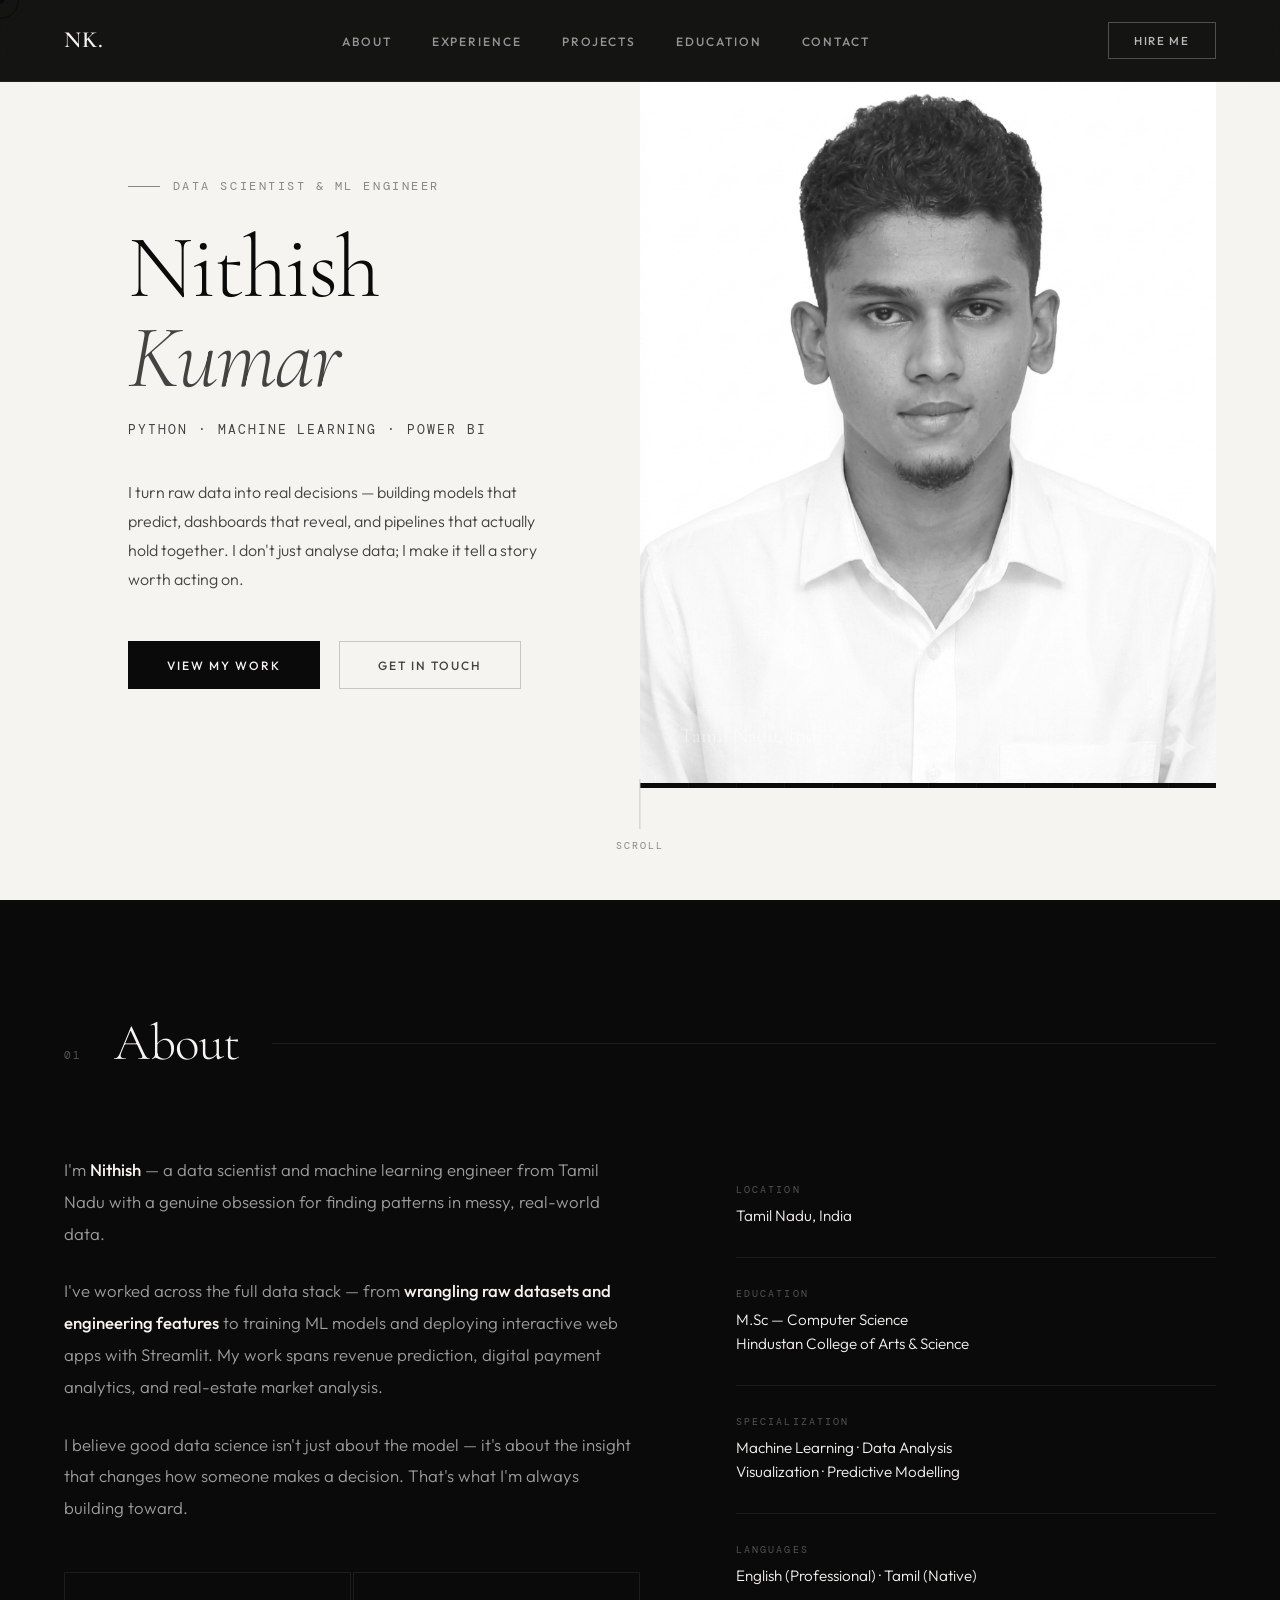
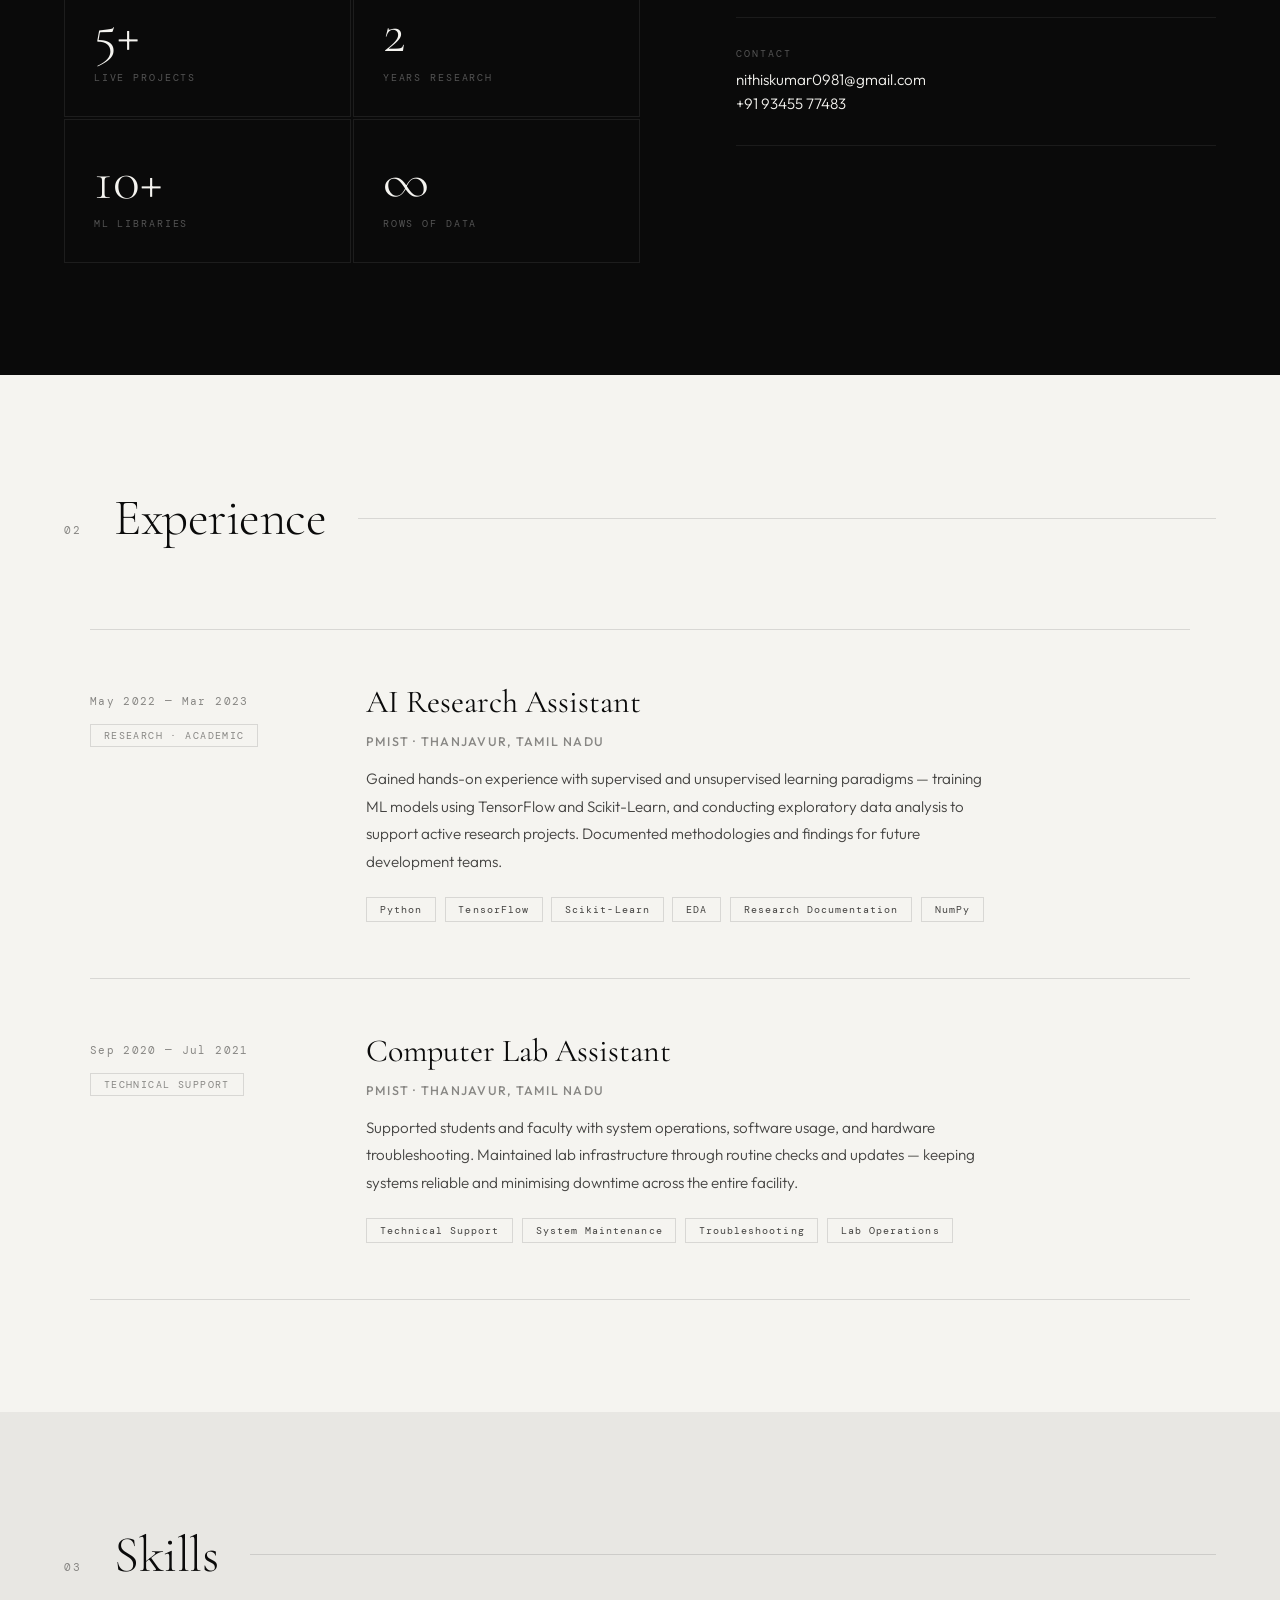
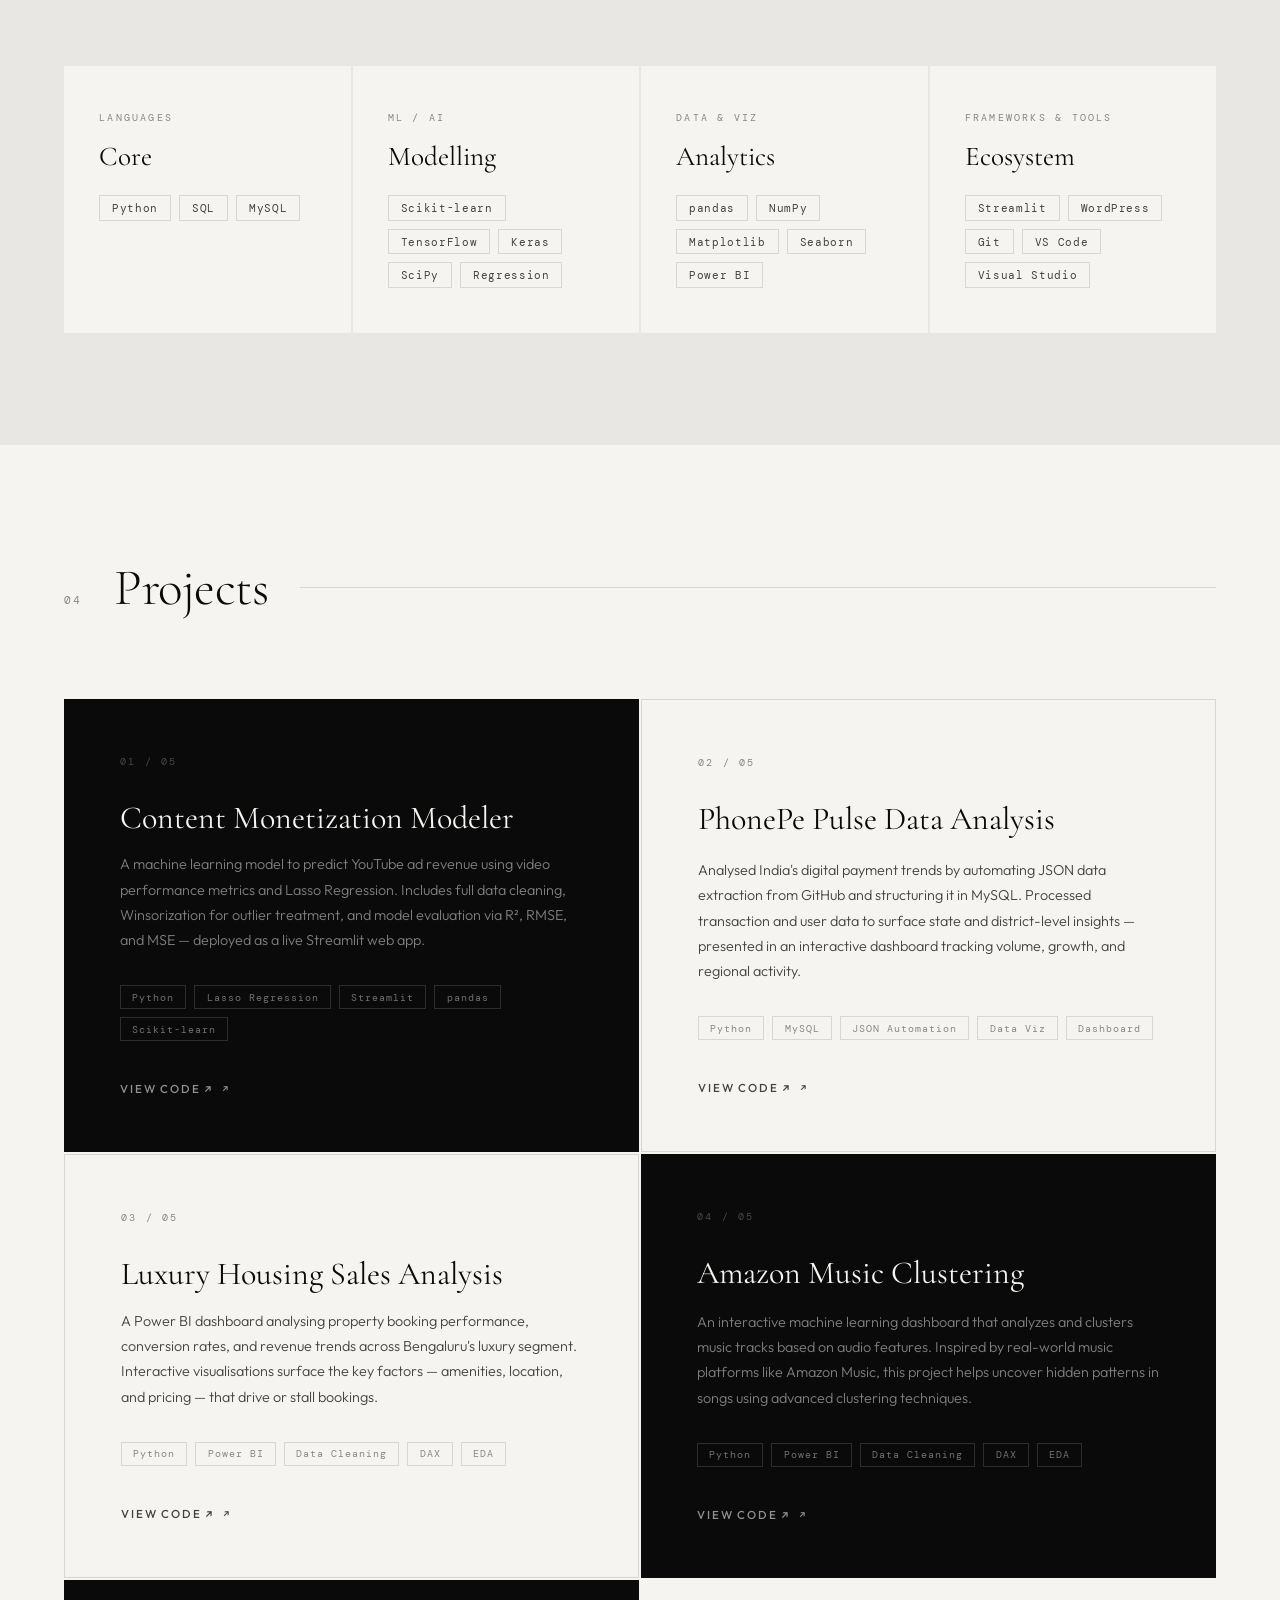
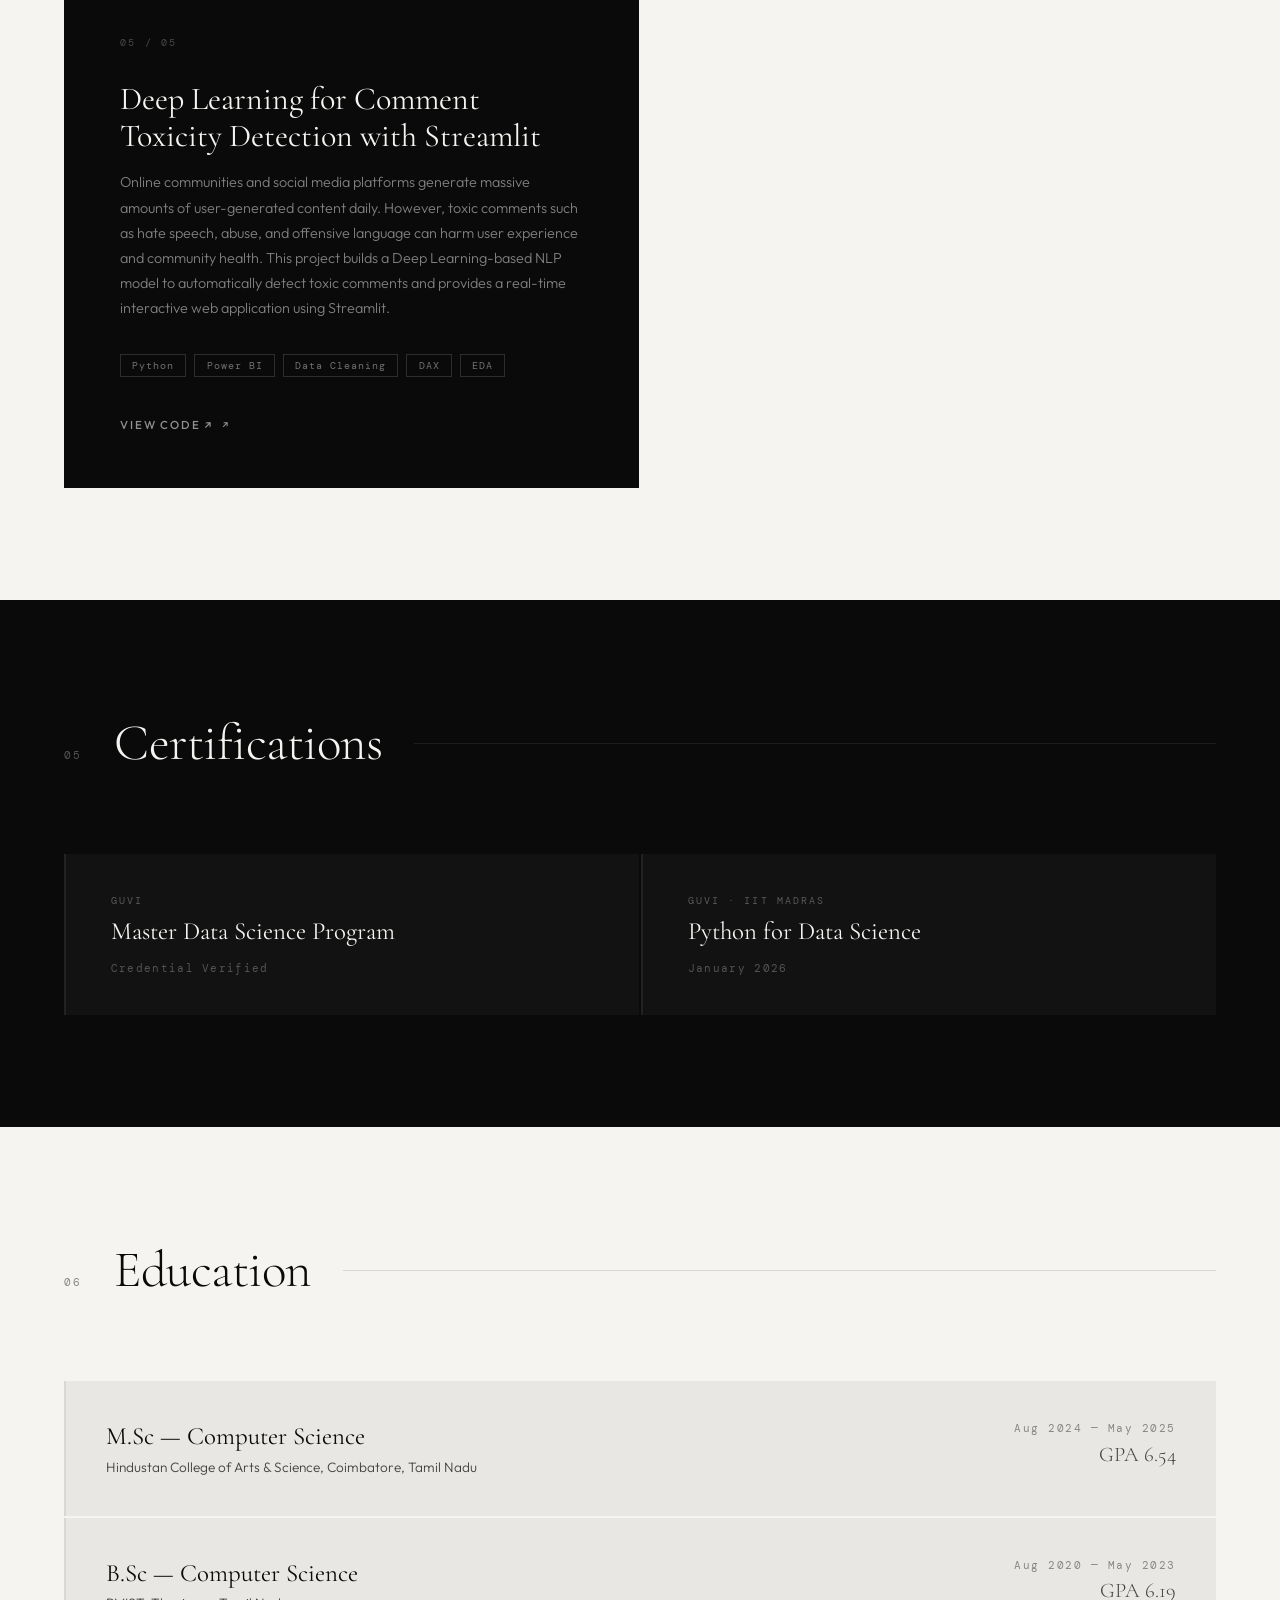
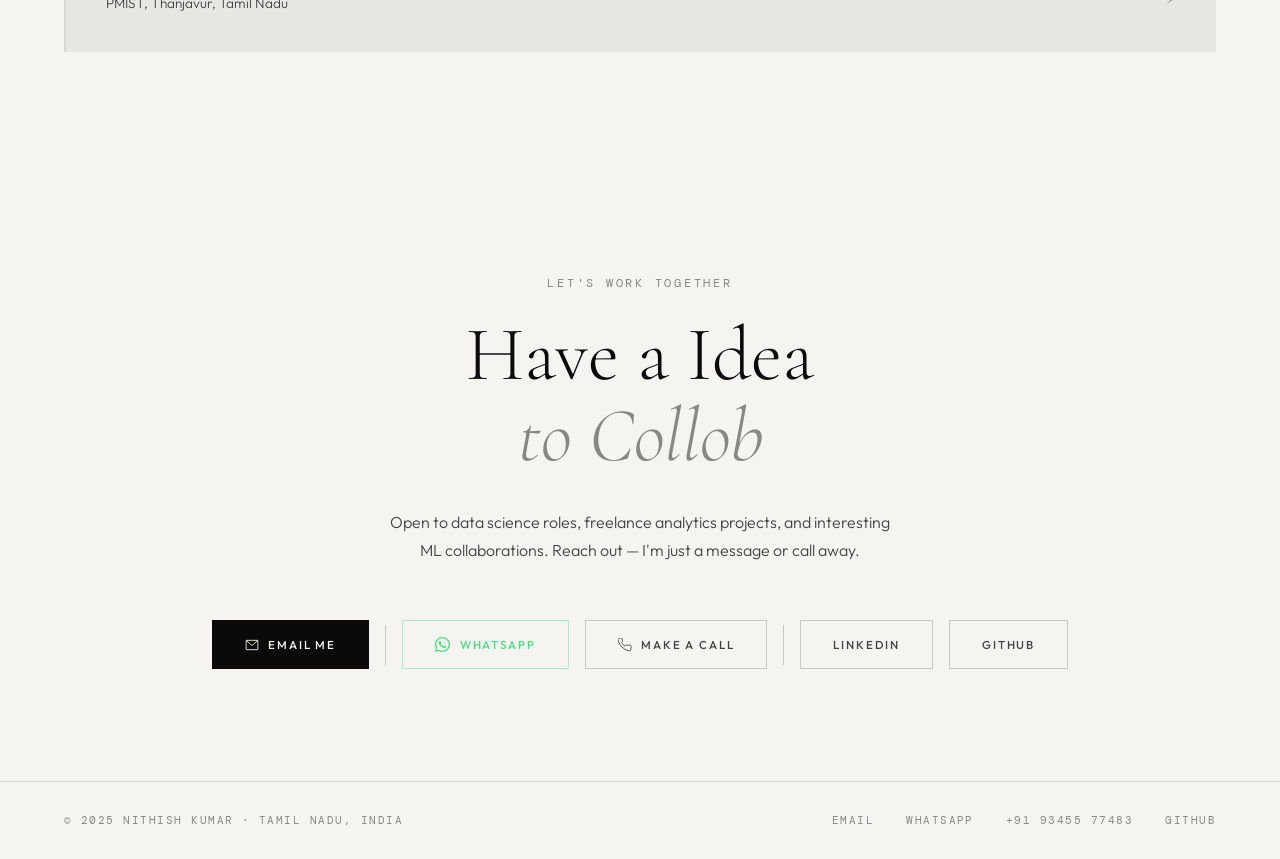
<file: index.html>
<!DOCTYPE html>
<html lang="en">
<head>
  <meta charset="UTF-8" />
  <meta name="viewport" content="width=device-width, initial-scale=1.0"/>
  <title>Nithish Kumar — Data Scientist</title>
  <link rel="preconnect" href="https://fonts.googleapis.com"/>
  <link rel="preconnect" href="https://fonts.gstatic.com" crossorigin/>
  <link href="https://fonts.googleapis.com/css2?family=Cormorant+Garamond:ital,wght@0,300;0,400;0,600;1,300;1,400&family=DM+Mono:wght@300;400;500&family=Outfit:wght@300;400;500;600&display=swap" rel="stylesheet"/>
  <style>
    *, *::before, *::after { box-sizing: border-box; margin: 0; padding: 0; }

    :root {
      --black: #0a0a0a;
      --white: #f5f4f0;
      --gray-100: #e8e7e3;
      --gray-200: #c8c7c3;
      --gray-400: #888784;
      --gray-600: #444341;
      --border: rgba(10,10,10,0.12);
    }

    html { scroll-behavior: smooth; }

    body {
      font-family: 'Outfit', sans-serif;
      background: var(--white);
      color: var(--black);
      overflow-x: hidden;
      cursor: none;
    }

    /* ── CUSTOM CURSOR ── */
    .cursor-dot {
      width: 8px; height: 8px; border-radius: 50%;
      background: var(--black);
      position: fixed; top: 0; left: 0;
      transform: translate(-50%,-50%);
      pointer-events: none; z-index: 9999;
    }
    .cursor-ring {
      width: 38px; height: 38px; border-radius: 50%;
      border: 1.5px solid var(--black);
      position: fixed; top: 0; left: 0;
      transform: translate(-50%,-50%);
      pointer-events: none; z-index: 9998;
      transition: width .3s cubic-bezier(.25,.46,.45,.94),
                  height .3s cubic-bezier(.25,.46,.45,.94),
                  opacity .3s ease;
    }

    /* ── NAV ── */
    nav {
      position: fixed; top: 0; left: 0; right: 0; z-index: 100;
      display: flex; align-items: center; justify-content: space-between;
      padding: 1.4rem 4rem;
      background: rgba(0,0,0,0.92);
      backdrop-filter: blur(16px);
      border-bottom: 1px solid rgba(255,255,255,.06);
      transition: padding .35s ease;
    }
    .nav-logo {
      font-family: 'Cormorant Garamond', serif;
      font-size: 1.45rem; font-weight: 600; letter-spacing: .05em;
      text-decoration: none; color: var(--white);
    }
    .nav-links { display: flex; gap: 2.5rem; list-style: none; }
    .nav-links a {
      font-size: .75rem; font-weight: 500; letter-spacing: .16em;
      text-transform: uppercase; text-decoration: none; color: rgba(255,255,255,.55);
      transition: color .25s; position: relative;
    }
    .nav-links a::after {
      content: ''; position: absolute; bottom: -4px; left: 0; width: 0; height: 1px;
      background: var(--white); transition: width .3s cubic-bezier(.25,.46,.45,.94);
    }
    .nav-links a:hover { color: var(--white); }
    .nav-links a:hover::after { width: 100%; }
    .nav-cta {
      font-size: .72rem; font-weight: 500; letter-spacing: .14em; text-transform: uppercase;
      padding: .6rem 1.6rem; border: 1px solid rgba(255,255,255,.25);
      background: transparent; color: rgba(255,255,255,.7);
      text-decoration: none; position: relative; overflow: hidden;
      transition: color .3s ease, border-color .3s ease;
    }
    .nav-cta::before {
      content: ''; position: absolute; inset: 0; background: var(--white);
      transform: translateX(-102%);
      transition: transform .35s cubic-bezier(.25,.46,.45,.94); z-index: -1;
    }
    .nav-cta:hover { color: var(--black); border-color: var(--white); }
    .nav-cta:hover::before { transform: translateX(0); }

    /* Hamburger */
    .hamburger {
      display: none; flex-direction: column; gap: 5px;
      background: none; border: none; padding: 4px; cursor: none;
    }
    .hamburger span {
      display: block; width: 24px; height: 1.5px;
      background: var(--white); transition: all .35s ease;
    }
    .hamburger.active span:nth-child(1) { transform: translateY(6.5px) rotate(45deg); }
    .hamburger.active span:nth-child(2) { opacity: 0; transform: scaleX(0); }
    .hamburger.active span:nth-child(3) { transform: translateY(-6.5px) rotate(-45deg); }

    .mobile-menu {
      display: none; position: fixed; top: 0; left: 0; right: 0; bottom: 0;
      background: var(--black); z-index: 99; flex-direction: column;
      align-items: center; justify-content: center; gap: 2.2rem;
    }
    .mobile-menu.open { display: flex; }
    .mobile-menu a {
      font-family: 'Cormorant Garamond', serif;
      font-size: 2.8rem; font-weight: 300; color: var(--white);
      text-decoration: none; letter-spacing: .04em; transition: opacity .25s;
    }
    .mobile-menu a:hover { opacity: .4; }
    .mobile-contact-row {
      display: flex; gap: 1.5rem; margin-top: 1rem;
    }
    .mobile-contact-row a {
      font-family: 'DM Mono', monospace !important;
      font-size: .75rem !important; letter-spacing: .16em !important;
      text-transform: uppercase !important; color: rgba(255,255,255,.4) !important;
    }

    /* ── HERO ── */
    .hero {
      min-height: 100vh; display: grid;
      grid-template-columns: 1fr 1fr;
      padding-top: 80px; overflow: hidden;
    }
    .hero-left {
      display: flex; flex-direction: column;
      justify-content: center; padding: 6rem 4rem;
      position: relative;
    }
    .hero-tag {
      font-family: 'DM Mono', monospace;
      font-size: .72rem; letter-spacing: .22em; text-transform: uppercase;
      color: var(--gray-400); margin-bottom: 1.8rem;
      display: flex; align-items: center; gap: .8rem;
    }
    .hero-tag::before {
      content: ''; display: block; width: 32px; height: 1px; background: var(--gray-400);
    }
    .hero-name {
      font-family: 'Cormorant Garamond', serif;
      font-size: clamp(4rem, 7vw, 7.5rem);
      font-weight: 300; line-height: 1;
      letter-spacing: -.02em; color: var(--black);
    }
    .hero-name em { font-style: italic; font-weight: 300; color: var(--gray-600); }
    .hero-role {
      font-family: 'DM Mono', monospace;
      font-size: .82rem; letter-spacing: .15em; text-transform: uppercase;
      color: var(--gray-600); margin-top: 1.2rem; margin-bottom: 2.5rem;
    }
    .hero-desc {
      font-size: 1rem; line-height: 1.8; color: var(--gray-600);
      max-width: 420px; font-weight: 300;
    }
    .hero-actions { display: flex; gap: 1.2rem; margin-top: 3rem; flex-wrap: wrap; }

    /* ── BUTTONS ── */
    .btn-primary {
      font-size: .75rem; font-weight: 500; letter-spacing: .16em; text-transform: uppercase;
      padding: .95rem 2.4rem; background: var(--black); color: var(--white);
      text-decoration: none; border: 1.5px solid var(--black);
      position: relative; overflow: hidden;
      transition: color .35s ease;
      display: inline-flex; align-items: center;
    }
    .btn-primary::before {
      content: ''; position: absolute; inset: 0; background: var(--white);
      transform: translateY(102%);
      transition: transform .4s cubic-bezier(.25,.46,.45,.94); z-index: 0;
    }
    .btn-primary span { position: relative; z-index: 1; }
    .btn-primary:hover { color: var(--black); }
    .btn-primary:hover::before { transform: translateY(0); }

    .btn-secondary {
      font-size: .75rem; font-weight: 500; letter-spacing: .16em; text-transform: uppercase;
      padding: .95rem 2.4rem; border: 1.5px solid var(--gray-200); color: var(--gray-600);
      text-decoration: none; position: relative; overflow: hidden;
      transition: color .35s ease, border-color .35s ease;
      display: inline-flex; align-items: center;
    }
    .btn-secondary::before {
      content: ''; position: absolute; inset: 0; background: var(--black);
      transform: translateY(102%);
      transition: transform .4s cubic-bezier(.25,.46,.45,.94); z-index: 0;
    }
    .btn-secondary span { position: relative; z-index: 1; }
    .btn-secondary:hover { color: var(--white); border-color: var(--black); }
    .btn-secondary:hover::before { transform: translateY(0); }

    .hero-right {
      position: relative; display: flex; align-items: flex-end; justify-content: center;
      background: var(--black); overflow: hidden;
    }
    /* No photo — use a stylised initials/pattern placeholder */
    .hero-right-inner {
      width: 100%; height: 100%;
      display: flex; align-items: center; justify-content: center;
      position: relative;
    }
    .hero-initials {
      font-family: 'Cormorant Garamond', serif;
      font-size: clamp(10rem, 18vw, 18rem);
      font-weight: 300; color: rgba(255,255,255,.06);
      letter-spacing: -.05em; line-height: 1;
      user-select: none; position: absolute;
    }
    .hero-grid-pattern {
      position: absolute; inset: 0;
      background-image:
        linear-gradient(rgba(255,255,255,.035) 1px, transparent 1px),
        linear-gradient(90deg, rgba(255,255,255,.035) 1px, transparent 1px);
      background-size: 48px 48px;
    }
    .hero-badge {
      position: absolute; bottom: 2.5rem; left: 2.5rem; right: 2.5rem;
      display: flex; flex-direction: column; gap: .4rem;
    }
    .hero-badge-label {
      font-family: 'DM Mono', monospace; font-size: .65rem;
      letter-spacing: .22em; text-transform: uppercase; color: rgba(255,255,255,.3);
    }
    .hero-badge-val {
      font-family: 'Cormorant Garamond', serif;
      font-size: 1.3rem; font-weight: 300; color: rgba(255,255,255,.55);
    }
    .hero-scroll {
      position: absolute; bottom: 3rem; left: 50%; transform: translateX(-50%);
      display: flex; flex-direction: column; align-items: center; gap: .6rem;
      font-family: 'DM Mono', monospace; font-size: .65rem; letter-spacing: .18em;
      text-transform: uppercase; color: var(--gray-400); text-decoration: none;
    }
    .scroll-line {
      width: 1px; height: 50px; background: var(--gray-200);
      animation: scrollPulse 2s ease-in-out infinite;
    }
    @keyframes scrollPulse {
      0%, 100% { opacity: 1; transform: scaleY(1); }
      50% { opacity: .25; transform: scaleY(.4); }
    }

    /* ── SECTIONS SHARED ── */
    section { padding: 7rem 4rem; }
    .section-header {
      display: flex; align-items: baseline; gap: 2rem; margin-bottom: 5rem;
    }
    .section-num {
      font-family: 'DM Mono', monospace; font-size: .7rem;
      letter-spacing: .2em; color: var(--gray-400); text-transform: uppercase;
    }
    .section-title {
      font-family: 'Cormorant Garamond', serif;
      font-size: clamp(2.5rem, 4vw, 4rem); font-weight: 300;
      letter-spacing: -.01em; color: var(--black);
    }
    .section-line { flex: 1; height: 1px; background: var(--border); align-self: center; }

    /* ── ABOUT ── */
    .about { background: var(--black); color: var(--white); }
    .about .section-title { color: var(--white); }
    .about .section-num { color: rgba(255,255,255,.3); }
    .about .section-line { background: rgba(255,255,255,.08); }
    .about-grid { display: grid; grid-template-columns: 1.2fr 1fr; gap: 6rem; align-items: start; }
    .about-text p {
      font-size: 1.05rem; line-height: 1.9; color: rgba(255,255,255,.6);
      font-weight: 300; margin-bottom: 1.6rem;
    }
    .about-text p strong { color: var(--white); font-weight: 500; }
    .about-stats { display: grid; grid-template-columns: 1fr 1fr; gap: 2px; margin-top: 3rem; }
    .stat-card {
      border: 1px solid rgba(255,255,255,.08); padding: 2rem 1.8rem;
      transition: border-color .3s, background .3s;
    }
    .stat-card:hover { background: rgba(255,255,255,.04); border-color: rgba(255,255,255,.2); }
    .stat-num {
      font-family: 'Cormorant Garamond', serif;
      font-size: 3.5rem; font-weight: 300; line-height: 1; color: var(--white);
    }
    .stat-label {
      font-family: 'DM Mono', monospace; font-size: .65rem;
      letter-spacing: .18em; text-transform: uppercase;
      color: rgba(255,255,255,.3); margin-top: .6rem;
    }
    .about-info { display: flex; flex-direction: column; }
    .info-item { border-bottom: 1px solid rgba(255,255,255,.07); padding: 1.8rem 0; }
    .info-label {
      font-family: 'DM Mono', monospace; font-size: .65rem;
      letter-spacing: .2em; text-transform: uppercase;
      color: rgba(255,255,255,.3); margin-bottom: .5rem;
    }
    .info-value { font-size: .95rem; color: var(--white); font-weight: 300; line-height: 1.6; }

    /* ── EXPERIENCE ── */
    .experience-wrap { max-width: 1100px; margin: 0 auto; }
    .exp-card {
      display: grid; grid-template-columns: 220px 1fr;
      gap: 3.5rem; padding: 3.5rem 0;
      border-bottom: 1px solid var(--border);
    }
    .exp-card:first-of-type { border-top: 1px solid var(--border); }
    .exp-meta { padding-top: .3rem; }
    .exp-date {
      font-family: 'DM Mono', monospace; font-size: .7rem;
      letter-spacing: .12em; color: var(--gray-400); line-height: 1.8;
    }
    .exp-type {
      font-family: 'DM Mono', monospace; font-size: .63rem;
      letter-spacing: .14em; text-transform: uppercase;
      color: var(--gray-400); margin-top: .8rem;
      display: inline-block; padding: .25rem .8rem;
      border: 1px solid var(--border);
    }
    .exp-body { display: flex; flex-direction: column; gap: 1rem; }
    .exp-role {
      font-family: 'Cormorant Garamond', serif;
      font-size: 2rem; font-weight: 400; color: var(--black); line-height: 1;
    }
    .exp-company {
      font-size: .78rem; font-weight: 500; letter-spacing: .1em; text-transform: uppercase;
      color: var(--gray-400);
    }
    .exp-desc {
      font-size: .95rem; line-height: 1.8; color: var(--gray-600);
      font-weight: 300; max-width: 620px;
    }
    .exp-skills { display: flex; flex-wrap: wrap; gap: .55rem; margin-top: .4rem; }
    .exp-skills span {
      font-family: 'DM Mono', monospace; font-size: .65rem; letter-spacing: .1em;
      padding: .3rem .8rem; border: 1px solid var(--border); color: var(--gray-600);
      transition: border-color .25s, color .25s, background .25s;
    }
    .exp-skills span:hover {
      border-color: var(--black); color: var(--black); background: var(--gray-100);
    }

    /* ── SKILLS ── */
    .skills { background: var(--gray-100); }
    .skills-grid { display: grid; grid-template-columns: repeat(4, 1fr); gap: 2px; }
    .skill-block {
      background: var(--white); padding: 2.8rem 2.2rem;
      transition: background .3s ease, transform .3s ease;
      position: relative; overflow: hidden; cursor: none;
    }
    .skill-block::after {
      content: ''; position: absolute; bottom: 0; left: 0;
      width: 0; height: 2px; background: var(--black);
      transition: width .4s cubic-bezier(.25,.46,.45,.94);
    }
    .skill-block:hover { background: var(--black); transform: translateY(-5px); }
    .skill-block:hover .skill-cat { color: rgba(255,255,255,.35); }
    .skill-block:hover .skill-name { color: var(--white); }
    .skill-block:hover .skill-tags span { border-color: rgba(255,255,255,.15); color: rgba(255,255,255,.55); }
    .skill-block:hover::after { width: 100%; }
    .skill-cat {
      font-family: 'DM Mono', monospace; font-size: .63rem;
      letter-spacing: .22em; text-transform: uppercase;
      color: var(--gray-400); margin-bottom: 1rem; transition: color .3s;
    }
    .skill-name {
      font-family: 'Cormorant Garamond', serif;
      font-size: 1.7rem; font-weight: 400; color: var(--black); margin-bottom: 1.4rem;
      transition: color .3s;
    }
    .skill-tags { display: flex; flex-wrap: wrap; gap: .5rem; }
    .skill-tags span {
      font-size: .68rem; padding: .3rem .75rem;
      border: 1px solid var(--border); color: var(--gray-600);
      font-family: 'DM Mono', monospace; letter-spacing: .06em; transition: all .3s;
    }

    /* ── PROJECTS ── */
    .projects { padding: 7rem 4rem; }
    .projects-grid { display: grid; grid-template-columns: repeat(2, 1fr); gap: 2px; }
    .project-card {
      background: var(--black); padding: 3.5rem;
      position: relative; overflow: hidden;
      display: flex; flex-direction: column; min-height: 360px;
    }
    .project-card.light { background: var(--white); border: 1px solid var(--border); }
    .project-card::before {
      content: ''; position: absolute; inset: 0;
      background: rgba(255,255,255,.04);
      transform: translateY(100%);
      transition: transform .45s cubic-bezier(.25,.46,.45,.94);
      pointer-events: none;
    }
    .project-card.light::before { background: rgba(0,0,0,.03); }
    .project-card:hover::before { transform: translateY(0); }
    .project-num {
      font-family: 'DM Mono', monospace; font-size: .63rem;
      letter-spacing: .22em; text-transform: uppercase;
      color: rgba(255,255,255,.25); margin-bottom: 2rem;
    }
    .project-card.light .project-num { color: var(--gray-400); }
    .project-title {
      font-family: 'Cormorant Garamond', serif;
      font-size: 2rem; font-weight: 400; line-height: 1.15;
      color: var(--white); margin-bottom: 1rem; flex: 1;
    }
    .project-card.light .project-title { color: var(--black); }
    .project-desc {
      font-size: .9rem; line-height: 1.75; color: rgba(255,255,255,.48);
      font-weight: 300; margin-bottom: 2rem;
    }
    .project-card.light .project-desc { color: var(--gray-600); }
    .project-stack { display: flex; flex-wrap: wrap; gap: .5rem; margin-bottom: 2.5rem; }
    .project-stack span {
      font-family: 'DM Mono', monospace; font-size: .63rem;
      letter-spacing: .1em; padding: .28rem .7rem;
      border: 1px solid rgba(255,255,255,.14); color: rgba(255,255,255,.42);
    }
    .project-card.light .project-stack span { border-color: var(--border); color: var(--gray-400); }
    .project-link {
      font-size: .72rem; font-weight: 500; letter-spacing: .16em; text-transform: uppercase;
      color: rgba(255,255,255,.55); text-decoration: none;
      display: inline-flex; align-items: center; gap: .5rem;
      transition: color .25s, gap .3s cubic-bezier(.25,.46,.45,.94);
      width: fit-content;
    }
    .project-card.light .project-link { color: var(--gray-600); }
    .project-link:hover { color: var(--white); gap: 1rem; }
    .project-card.light .project-link:hover { color: var(--black); }
    .project-link::after { content: '↗'; font-size: .85em; }

    /* ── CERTIFICATIONS ── */
    .certs { background: var(--black); }
    .certs .section-title { color: var(--white); }
    .certs .section-num { color: rgba(255,255,255,.3); }
    .certs .section-line { background: rgba(255,255,255,.08); }
    .certs-grid { display: grid; grid-template-columns: repeat(2, 1fr); gap: 2px; }
    .cert-card {
      padding: 2.5rem 2.8rem;
      background: rgba(255,255,255,.03);
      border-left: 2px solid rgba(255,255,255,.07);
      transition: background .3s, border-color .3s;
      display: flex; flex-direction: column; gap: .6rem;
    }
    .cert-card:hover { background: rgba(255,255,255,.06); border-color: rgba(255,255,255,.25); }
    .cert-org {
      font-family: 'DM Mono', monospace; font-size: .65rem;
      letter-spacing: .2em; text-transform: uppercase; color: rgba(255,255,255,.3);
    }
    .cert-name {
      font-family: 'Cormorant Garamond', serif;
      font-size: 1.55rem; font-weight: 400; color: var(--white); line-height: 1.2;
    }
    .cert-date {
      font-family: 'DM Mono', monospace; font-size: .68rem;
      letter-spacing: .12em; color: rgba(255,255,255,.28); margin-top: .3rem;
    }

    /* ── EDUCATION ── */
    .education { background: var(--white); }
    .edu-list { display: flex; flex-direction: column; gap: 2px; }
    .edu-item {
      display: grid; grid-template-columns: 1fr auto;
      align-items: start; gap: 2rem; padding: 2.5rem 2.5rem;
      background: var(--gray-100);
      border-left: 2px solid rgba(10,10,10,.07);
      transition: background .3s, border-color .3s;
    }
    .edu-item:hover { background: var(--gray-100); border-color: var(--black); }
    .edu-degree {
      font-family: 'Cormorant Garamond', serif;
      font-size: 1.55rem; font-weight: 400; color: var(--black); margin-bottom: .4rem;
    }
    .edu-school { font-size: .85rem; color: var(--gray-600); font-weight: 300; }
    .edu-year {
      font-family: 'DM Mono', monospace; font-size: .68rem;
      letter-spacing: .14em; color: var(--gray-400); text-align: right;
    }
    .edu-score {
      font-family: 'Cormorant Garamond', serif;
      font-size: 1.3rem; font-weight: 300; color: var(--gray-600);
      text-align: right; margin-top: .4rem;
    }

    /* ── CONTACT ── */
    .contact { padding: 7rem 4rem; }
    .contact-inner { max-width: 900px; margin: 0 auto; text-align: center; }
    .contact-eyebrow {
      font-family: 'DM Mono', monospace; font-size: .72rem;
      letter-spacing: .24em; text-transform: uppercase; color: var(--gray-400);
      margin-bottom: 1.5rem; display: block;
    }
    .contact-headline {
      font-family: 'Cormorant Garamond', serif;
      font-size: clamp(3rem, 6vw, 5.5rem); font-weight: 300;
      line-height: 1.05; color: var(--black); margin-bottom: 2rem;
    }
    .contact-headline em { font-style: italic; color: var(--gray-400); }
    .contact-sub {
      font-size: 1rem; color: var(--gray-600); font-weight: 300;
      line-height: 1.75; max-width: 500px; margin: 0 auto 3.5rem;
    }
    .contact-links {
      display: flex; align-items: center; justify-content: center;
      gap: 1rem; flex-wrap: wrap;
    }
    .cta-btn {
      font-size: .72rem; font-weight: 500; letter-spacing: .16em; text-transform: uppercase;
      padding: 1rem 2rem; text-decoration: none;
      position: relative; overflow: hidden;
      transition: color .35s ease, border-color .35s ease;
      display: inline-flex; align-items: center; gap: .6rem;
    }
    .cta-btn > * { position: relative; z-index: 1; }
    .cta-btn::before {
      content: ''; position: absolute; inset: 0;
      transition: transform .4s cubic-bezier(.25,.46,.45,.94); z-index: 0;
    }
    .cta-btn.filled { background: var(--black); color: var(--white); border: 1.5px solid var(--black); }
    .cta-btn.filled::before { background: var(--white); transform: translateY(102%); }
    .cta-btn.filled:hover { color: var(--black); }
    .cta-btn.filled:hover::before { transform: translateY(0); }
    .cta-btn.outline { border: 1.5px solid var(--gray-200); color: var(--gray-600); }
    .cta-btn.outline::before { background: var(--black); transform: translateY(102%); }
    .cta-btn.outline:hover { color: var(--white); border-color: var(--black); }
    .cta-btn.outline:hover::before { transform: translateY(0); }
    .cta-btn.wa { border: 1.5px solid rgba(37,211,102,.3); color: rgba(37,211,102,.8); }
    .cta-btn.wa::before { background: #25d366; transform: translateY(102%); }
    .cta-btn.wa:hover { color: var(--white); border-color: #25d366; }
    .cta-btn.wa:hover::before { transform: translateY(0); }
    .contact-divider { width: 1px; height: 40px; background: var(--gray-200); }

    /* ── FOOTER ── */
    footer {
      border-top: 1px solid var(--border); padding: 2rem 4rem;
      display: flex; align-items: center; justify-content: space-between;
      flex-wrap: wrap; gap: 1rem;
    }
    .footer-copy {
      font-family: 'DM Mono', monospace; font-size: .66rem;
      letter-spacing: .14em; color: var(--gray-400); text-transform: uppercase;
    }
    .footer-links { display: flex; gap: 2rem; }
    .footer-links a {
      font-family: 'DM Mono', monospace; font-size: .66rem;
      letter-spacing: .14em; text-transform: uppercase;
      color: var(--gray-400); text-decoration: none; transition: color .25s;
    }
    .footer-links a:hover { color: var(--black); }

    /* ── REVEAL ── */
    .reveal {
      opacity: 0; transform: translateY(28px);
      transition: opacity .75s cubic-bezier(.25,.46,.45,.94),
                  transform .75s cubic-bezier(.25,.46,.45,.94);
    }
    .reveal.visible { opacity: 1; transform: none; }
    .reveal-delay-1 { transition-delay: .1s; }
    .reveal-delay-2 { transition-delay: .22s; }
    .reveal-delay-3 { transition-delay: .34s; }
    .reveal-delay-4 { transition-delay: .46s; }

    /* ── RESPONSIVE ── */
    @media (max-width: 1100px) {
      .skills-grid { grid-template-columns: repeat(2, 1fr); }
      .certs-grid { grid-template-columns: 1fr; }
    }
    @media (max-width: 1024px) {
      nav { padding: 1.2rem 2.5rem; }
      .nav-links, .nav-cta { display: none; }
      .hamburger { display: flex; }
      .hero { grid-template-columns: 1fr; min-height: auto; }
      .hero-left { padding: 5rem 2.5rem 3rem; order: 2; }
      .hero-right { min-height: 65vw; order: 1; }
      .hero-scroll { display: none; }
      .about-grid { grid-template-columns: 1fr; gap: 3.5rem; }
      .projects-grid { grid-template-columns: 1fr; }
      section { padding: 5rem 2.5rem; }
      .projects, .contact { padding: 5rem 2.5rem; }
      footer { padding: 2rem 2.5rem; }
    }
    @media (max-width: 768px) {
      .skills-grid { grid-template-columns: 1fr 1fr; }
      .exp-card { grid-template-columns: 1fr; gap: 1rem; }
    }
    @media (max-width: 640px) {
      nav { padding: 1rem 1.5rem; }
      .skills-grid { grid-template-columns: 1fr; }
      .edu-item { grid-template-columns: 1fr; gap: .8rem; }
      .edu-year, .edu-score { text-align: left; }
      .contact-links { flex-direction: column; align-items: stretch; gap: .8rem; }
      .cta-btn { justify-content: center; }
      .contact-divider { display: none; }
      .footer-links { display: none; }
      section, .projects, .contact { padding: 4rem 1.5rem; }
      footer { padding: 1.5rem; }
      .about-stats { grid-template-columns: 1fr 1fr; }
      .hero-left { padding: 4rem 1.5rem 3rem; }
      .hero-actions { flex-direction: column; }
      .hero-actions a { justify-content: center; }
    }
  </style>
</head>
<body>

  <!-- CURSOR -->
  <div class="cursor-dot" id="cursorDot"></div>
  <div class="cursor-ring" id="cursorRing"></div>

  <!-- NAV -->
  <nav>
    <a class="nav-logo" href="#">NK.</a>
    <ul class="nav-links">
      <li><a href="#about">About</a></li>
      <li><a href="#experience">Experience</a></li>
      <li><a href="#projects">Projects</a></li>
      <li><a href="#education">Education</a></li>
      <li><a href="#contact">Contact</a></li>
    </ul>
    <a class="nav-cta" href="mailto:nithiskumar0981@gmail.com">Hire Me</a>
    <button class="hamburger" id="hamburger" aria-label="Menu">
      <span></span><span></span><span></span>
    </button>
  </nav>

  <!-- MOBILE MENU -->
  <div class="mobile-menu" id="mobileMenu">
    <a href="#about" onclick="closeMobileMenu()">About</a>
    <a href="#experience" onclick="closeMobileMenu()">Experience</a>
    <a href="#projects" onclick="closeMobileMenu()">Projects</a>
    <a href="#education" onclick="closeMobileMenu()">Education</a>
    <a href="#contact" onclick="closeMobileMenu()">Contact</a>
    <div class="mobile-contact-row">
      <a href="https://wa.me/919345577483" target="_blank" rel="noopener">WhatsApp</a>
      <a href="tel:+919345577483">Call Me</a>
    </div>
  </div>

  <!-- HERO -->
  <section class="hero" id="hero">
    <div class="hero-left">
      <p class="hero-tag reveal">Data Scientist & ML Engineer</p>
      <h1 class="hero-name reveal reveal-delay-1">
        Nithish<br><em>Kumar</em>
      </h1>
      <p class="hero-role reveal reveal-delay-2">Python · Machine Learning · Power BI</p>
      <p class="hero-desc reveal reveal-delay-3">
        I turn raw data into real decisions — building models that predict, dashboards that reveal, and pipelines that actually hold together. I don't just analyse data; I make it tell a story worth acting on.
      </p>
      <div class="hero-actions reveal reveal-delay-4">
        <a class="btn-primary" href="#projects"><span>View My Work</span></a>
        <a class="btn-secondary" href="mailto:nithiskumar0981@gmail.com"><span>Get in Touch</span></a>
      </div>
    </div>
    <div class="hero-right">
      <div class="hero-right-inner">
        <div class="hero-grid-pattern"></div>
     <div class="hero-initials">
        <img src="profile.png.PNG" alt="" style="width: 100%; height: 90%; object-fit: cover; filter: grayscale(100%);">
    </div>
        <div class="hero-badge">
          <div class="hero-badge-label">Currently Based In</div>
          <div class="hero-badge-val">Tamil Nadu, India</div>
        </div>
      </div>
    </div>
    <a class="hero-scroll" href="#about">
      <div class="scroll-line"></div>
      Scroll
    </a>
  </section>

  <!-- ABOUT -->
  <section class="about" id="about">
    <div class="section-header reveal">
      <span class="section-num">01</span>
      <h2 class="section-title">About</h2>
      <div class="section-line"></div>
    </div>
    <div class="about-grid">
      <div class="about-text reveal">
        <p>I'm <strong>Nithish</strong> — a data scientist and machine learning engineer from Tamil Nadu with a genuine obsession for finding patterns in messy, real-world data.</p>
        <p>I've worked across the full data stack — from <strong>wrangling raw datasets and engineering features</strong> to training ML models and deploying interactive web apps with Streamlit. My work spans revenue prediction, digital payment analytics, and real-estate market analysis.</p>
        <p>I believe good data science isn't just about the model — it's about the insight that changes how someone makes a decision. That's what I'm always building toward.</p>
        <div class="about-stats">
          <div class="stat-card">
            <div class="stat-num">5+</div>
            <div class="stat-label">Live Projects</div>
          </div>
          <div class="stat-card">
            <div class="stat-num">2</div>
            <div class="stat-label">Years Research</div>
          </div>
          <div class="stat-card">
            <div class="stat-num">10+</div>
            <div class="stat-label">ML Libraries</div>
          </div>
          <div class="stat-card">
            <div class="stat-num">∞</div>
            <div class="stat-label">Rows of Data</div>
          </div>
        </div>
      </div>
      <div class="about-info reveal reveal-delay-2">
        <div class="info-item">
          <div class="info-label">Location</div>
          <div class="info-value">Tamil Nadu, India</div>
        </div>
        <div class="info-item">
          <div class="info-label">Education</div>
          <div class="info-value">M.Sc — Computer Science<br>Hindustan College of Arts & Science</div>
        </div>
        <div class="info-item">
          <div class="info-label">Specialization</div>
          <div class="info-value">Machine Learning · Data Analysis<br>Visualization · Predictive Modelling</div>
        </div>
        <div class="info-item">
          <div class="info-label">Languages</div>
          <div class="info-value">English (Professional) · Tamil (Native)</div>
        </div>
        <div class="info-item">
          <div class="info-label">Contact</div>
          <div class="info-value">nithiskumar0981@gmail.com<br>+91 93455 77483</div>
        </div>
      </div>
    </div>
  </section>

  <!-- EXPERIENCE -->
  <section id="experience">
    <div class="section-header reveal">
      <span class="section-num">02</span>
      <h2 class="section-title">Experience</h2>
      <div class="section-line"></div>
    </div>
    <div class="experience-wrap">

      <div class="exp-card reveal">
        <div class="exp-meta">
          <div class="exp-date">May 2022 — Mar 2023</div>
          <div class="exp-type">Research · Academic</div>
        </div>
        <div class="exp-body">
          <div class="exp-role">AI Research Assistant</div>
          <div class="exp-company">PMIST · Thanjavur, Tamil Nadu</div>
          <p class="exp-desc">Gained hands-on experience with supervised and unsupervised learning paradigms — training ML models using TensorFlow and Scikit-Learn, and conducting exploratory data analysis to support active research projects. Documented methodologies and findings for future development teams.</p>
          <div class="exp-skills">
            <span>Python</span><span>TensorFlow</span><span>Scikit-Learn</span>
            <span>EDA</span><span>Research Documentation</span><span>NumPy</span>
          </div>
        </div>
      </div>

      <div class="exp-card reveal reveal-delay-1">
        <div class="exp-meta">
          <div class="exp-date">Sep 2020 — Jul 2021</div>
          <div class="exp-type">Technical Support</div>
        </div>
        <div class="exp-body">
          <div class="exp-role">Computer Lab Assistant</div>
          <div class="exp-company">PMIST · Thanjavur, Tamil Nadu</div>
          <p class="exp-desc">Supported students and faculty with system operations, software usage, and hardware troubleshooting. Maintained lab infrastructure through routine checks and updates — keeping systems reliable and minimising downtime across the entire facility.</p>
          <div class="exp-skills">
            <span>Technical Support</span><span>System Maintenance</span>
            <span>Troubleshooting</span><span>Lab Operations</span>
          </div>
        </div>
      </div>

    </div>
  </section>

  <!-- SKILLS -->
  <section class="skills" id="skills">
    <div class="section-header reveal">
      <span class="section-num">03</span>
      <h2 class="section-title">Skills</h2>
      <div class="section-line"></div>
    </div>
    <div class="skills-grid">
      <div class="skill-block reveal">
        <div class="skill-cat">Languages</div>
        <div class="skill-name">Core</div>
        <div class="skill-tags">
          <span>Python</span><span>SQL</span><span>MySQL</span>
        </div>
      </div>
      <div class="skill-block reveal reveal-delay-1">
        <div class="skill-cat">ML / AI</div>
        <div class="skill-name">Modelling</div>
        <div class="skill-tags">
          <span>Scikit-learn</span><span>TensorFlow</span><span>Keras</span>
          <span>SciPy</span><span>Regression</span>
        </div>
      </div>
      <div class="skill-block reveal reveal-delay-2">
        <div class="skill-cat">Data & Viz</div>
        <div class="skill-name">Analytics</div>
        <div class="skill-tags">
          <span>pandas</span><span>NumPy</span><span>Matplotlib</span>
          <span>Seaborn</span><span>Power BI</span>
        </div>
      </div>
      <div class="skill-block reveal reveal-delay-3">
        <div class="skill-cat">Frameworks & Tools</div>
        <div class="skill-name">Ecosystem</div>
        <div class="skill-tags">
          <span>Streamlit</span><span>WordPress</span><span>Git</span>
          <span>VS Code</span><span>Visual Studio</span>
        </div>
      </div>
    </div>
  </section>

  <!-- PROJECTS -->
  <section class="projects" id="projects">
    <div class="section-header reveal">
      <span class="section-num">04</span>
      <h2 class="section-title">Projects</h2>
      <div class="section-line"></div>
    </div>
    <div class="projects-grid">
      <div class="project-card reveal">
        <div class="project-num">01 / 05</div>
        <h3 class="project-title">Content Monetization Modeler</h3>
        <p class="project-desc">A machine learning model to predict YouTube ad revenue using video performance metrics and Lasso Regression. Includes full data cleaning, Winsorization for outlier treatment, and model evaluation via R², RMSE, and MSE — deployed as a live Streamlit web app.</p>
        <div class="project-stack">
          <span>Python</span><span>Lasso Regression</span><span>Streamlit</span>
          <span>pandas</span><span>Scikit-learn</span>
        </div>
        <a class="project-link" href="https://github.com/nithishflow/Content-Monetization-Modeler" target="_blank">
  View Code ↗
</a>
      </div>
      <div class="project-card light reveal reveal-delay-1">
        <div class="project-num">02 / 05</div>
        <h3 class="project-title">PhonePe Pulse Data Analysis</h3>
        <p class="project-desc">Analysed India's digital payment trends by automating JSON data extraction from GitHub and structuring it in MySQL. Processed transaction and user data to surface state and district-level insights — presented in an interactive dashboard tracking volume, growth, and regional activity.</p>
        <div class="project-stack">
          <span>Python</span><span>MySQL</span><span>JSON Automation</span>
          <span>Data Viz</span><span>Dashboard</span>
        </div>
        <a class="project-link" href="https://github.com/nithishflow/phonepe-pulse-dashboard" target="_blank">
  View Code ↗
</a>
      </div>
      <div class="project-card light reveal">
        <div class="project-num">03 / 05</div>
        <h3 class="project-title">Luxury Housing Sales Analysis</h3>
        <p class="project-desc">A Power BI dashboard analysing property booking performance, conversion rates, and revenue trends across Bengaluru's luxury segment. Interactive visualisations surface the key factors — amenities, location, and pricing — that drive or stall bookings.</p>
        <div class="project-stack">
          <span>Python</span><span>Power BI</span><span>Data Cleaning</span>
          <span>DAX</span><span>EDA</span>
        </div>
        <a class="project-link" href="https://github.com/nithishflow/Luxury-Housing-Sales-Analysis-Bengaluru" target="_blank">
  View Code ↗
</a>
      </div>
       <div class="project-card reveal">
        <div class="project-num">04 / 05</div>
        <h3 class="project-title">Amazon Music Clustering</h3>
        <p class="project-desc">An interactive machine learning dashboard that analyzes and clusters music tracks based on audio features. Inspired by real-world music platforms like Amazon Music, this project helps uncover hidden patterns in songs using advanced clustering techniques.</p>
        <div class="project-stack">
          <span>Python</span><span>Power BI</span><span>Data Cleaning</span>
          <span>DAX</span><span>EDA</span>
        </div>
        <a class="project-link" href="https://github.com/nithishflow/amazon_music_clustering" target="_blank">
  View Code ↗
</a>
      </div>
       <div class="project-card reveal">
        <div class="project-num">05 / 05</div>
        <h3 class="project-title">Deep Learning for Comment Toxicity Detection with Streamlit</h3>
        <p class="project-desc">Online communities and social media platforms generate massive amounts of user-generated content daily. However, toxic comments such as hate speech, abuse, and offensive language can harm user experience and community health.

This project builds a Deep Learning-based NLP model to automatically detect toxic comments and provides a real-time interactive web application using Streamlit.</p>
        <div class="project-stack">
          <span>Python</span><span>Power BI</span><span>Data Cleaning</span>
          <span>DAX</span><span>EDA</span>
        </div>
        <a class="project-link" href="https://github.com/nithishflow/comment_toxicity" target="_blank">
  View Code ↗
</a>
      </div>
      <!-- Empty slot styled as placeholder -->
      <!-- <div class="project-card reveal reveal-delay-1" style="min-height:200px; opacity:.35; display:flex; align-items:center; justify-content:center; flex-direction:column; gap:1rem;">
        <div style="font-family:'DM Mono',monospace;font-size:.65rem;letter-spacing:.2em;text-transform:uppercase;color:rgba(255,255,255,.3);">Coming Soon</div>
        <div style="font-family:'Cormorant Garamond',serif;font-size:1.6rem;font-weight:300;color:rgba(255,255,255,.2);">Next Project</div>
      </div> -->
    </div>
  </section>

  <!-- CERTIFICATIONS -->
  <section class="certs" id="certs">
    <div class="section-header reveal">
      <span class="section-num">05</span>
      <h2 class="section-title">Certifications</h2>
      <div class="section-line"></div>
    </div>
    <div class="certs-grid">
      <div class="cert-card reveal">
        <div class="cert-org">GUVI</div>
        <div class="cert-name">Master Data Science Program</div>
        <div class="cert-date">Credential Verified</div>
      </div>
      <div class="cert-card reveal reveal-delay-1">
        <div class="cert-org">GUVI · IIT Madras</div>
        <div class="cert-name">Python for Data Science</div>
        <div class="cert-date">January 2026</div>
      </div>
    </div>
  </section>

  <!-- EDUCATION -->
  <section class="education" id="education">
    <div class="section-header reveal">
      <span class="section-num">06</span>
      <h2 class="section-title">Education</h2>
      <div class="section-line"></div>
    </div>
    <div class="edu-list">
      <div class="edu-item reveal">
        <div>
          <div class="edu-degree">M.Sc — Computer Science</div>
          <div class="edu-school">Hindustan College of Arts & Science, Coimbatore, Tamil Nadu</div>
        </div>
        <div>
          <div class="edu-year">Aug 2024 — May 2025</div>
          <div class="edu-score">GPA 6.54</div>
        </div>
      </div>
      <div class="edu-item reveal reveal-delay-1">
        <div>
          <div class="edu-degree">B.Sc — Computer Science</div>
          <div class="edu-school">PMIST, Thanjavur, Tamil Nadu</div>
        </div>
        <div>
          <div class="edu-year">Aug 2020 — May 2023</div>
          <div class="edu-score">GPA 6.19</div>
        </div>
      </div>
    </div>
  </section>

  <!-- CONTACT -->
  <section class="contact" id="contact">
    <div class="contact-inner">
      <span class="contact-eyebrow reveal">Let's work together</span>
      <h2 class="contact-headline reveal reveal-delay-1">
        Have a Idea <br><em>to Collob</em>
      </h2>
      <p class="contact-sub reveal reveal-delay-2">
        Open to data science roles, freelance analytics projects, and interesting ML collaborations. Reach out — I'm just a message or call away.
      </p>
      <div class="contact-links reveal reveal-delay-3">

        <a class="cta-btn filled" href="mailto:nithiskumar0981@gmail.com">
          <svg width="14" height="14" fill="none" stroke="currentColor" stroke-width="1.5" viewBox="0 0 24 24"><rect x="2" y="4" width="20" height="16" rx="1"/><path d="M2 4l10 9 10-9"/></svg>
          Email Me
        </a>

        <div class="contact-divider"></div>

        <a class="cta-btn wa" href="https://wa.me/919345577483" target="_blank" rel="noopener">
          <svg width="15" height="15" fill="currentColor" viewBox="0 0 24 24"><path d="M17.472 14.382c-.297-.149-1.758-.867-2.03-.967-.273-.099-.471-.148-.67.15-.197.297-.767.966-.94 1.164-.173.199-.347.223-.644.075-.297-.15-1.255-.463-2.39-1.475-.883-.788-1.48-1.761-1.653-2.059-.173-.297-.018-.458.13-.606.134-.133.298-.347.446-.52.149-.174.198-.298.298-.497.099-.198.05-.371-.025-.52-.075-.149-.669-1.612-.916-2.207-.242-.579-.487-.5-.669-.51-.173-.008-.371-.01-.57-.01-.198 0-.52.074-.792.372-.272.297-1.04 1.016-1.04 2.479 0 1.462 1.065 2.875 1.213 3.074.149.198 2.096 3.2 5.077 4.487.709.306 1.262.489 1.694.625.712.227 1.36.195 1.871.118.571-.085 1.758-.719 2.006-1.413.248-.694.248-1.289.173-1.413-.074-.124-.272-.198-.57-.347z"/><path d="M12 0C5.373 0 0 5.373 0 12c0 2.127.558 4.12 1.535 5.845L0 24l6.335-1.51A11.94 11.94 0 0012 24c6.627 0 12-5.373 12-12S18.627 0 12 0zm0 21.818a9.818 9.818 0 01-5.034-1.385l-.361-.214-3.741.891.942-3.637-.235-.373A9.818 9.818 0 012.182 12C2.182 6.58 6.58 2.182 12 2.182S21.818 6.58 21.818 12 17.42 21.818 12 21.818z"/></svg>
          WhatsApp
        </a>

        <a class="cta-btn outline" href="tel:+919345577483">
          <svg width="14" height="14" fill="none" stroke="currentColor" stroke-width="1.5" viewBox="0 0 24 24"><path stroke-linejoin="round" d="M22 16.92v3a2 2 0 01-2.18 2 19.79 19.79 0 01-8.63-3.07A19.5 19.5 0 013.07 10.8a19.79 19.79 0 01-3.07-8.67A2 2 0 012 0h3a2 2 0 012 1.72c.127.96.361 1.903.7 2.81a2 2 0 01-.45 2.11L6.09 7.91a16 16 0 006 6l1.27-1.27a2 2 0 012.11-.45c.907.339 1.85.573 2.81.7A2 2 0 0122 16.92z"/></svg>
          Make a Call
        </a>

        <div class="contact-divider"></div>

        <a class="cta-btn outline" href="https://www.linkedin.com/in/nithish-kumar-342842295/" target="_blank" rel="noopener">LinkedIn</a>
        <a class="cta-btn outline" href="https://github.com/nithishflow" target="_blank" rel="noopener">GitHub</a>

      </div>
    </div>
  </section>

  <!-- FOOTER -->
  <footer>
    <span class="footer-copy">© 2025 Nithish Kumar · Tamil Nadu, India</span>
    <div class="footer-links">
      <a href="mailto:nithiskumar0981@gmail.com">Email</a>
      <a href="https://wa.me/919345577483" target="_blank" rel="noopener">WhatsApp</a>
      <a href="tel:+919345577483">+91 93455 77483</a>
      <a href="https://github.com" target="_blank">GitHub</a>
    </div>
  </footer>

  <script>
    // ── Cursor (smooth lag ring) ──
    const dot = document.getElementById('cursorDot');
    const ring = document.getElementById('cursorRing');
    let mouseX = 0, mouseY = 0, ringX = 0, ringY = 0;

    document.addEventListener('mousemove', e => {
      mouseX = e.clientX; mouseY = e.clientY;
      dot.style.left = mouseX + 'px';
      dot.style.top = mouseY + 'px';
    });
    (function animateRing() {
      ringX += (mouseX - ringX) * 0.13;
      ringY += (mouseY - ringY) * 0.13;
      ring.style.left = ringX + 'px';
      ring.style.top = ringY + 'px';
      requestAnimationFrame(animateRing);
    })();

    document.querySelectorAll('a, button, .skill-block, .stat-card, .edu-item, .cert-card').forEach(el => {
      el.addEventListener('mouseenter', () => {
        ring.style.width = '62px'; ring.style.height = '62px'; ring.style.opacity = '.5';
      });
      el.addEventListener('mouseleave', () => {
        ring.style.width = '38px'; ring.style.height = '38px'; ring.style.opacity = '1';
      });
    });

    // ── Scroll Reveal ──
    const obs = new IntersectionObserver(entries => {
      entries.forEach(e => {
        if (e.isIntersecting) { e.target.classList.add('visible'); obs.unobserve(e.target); }
      });
    }, { threshold: 0.08 });
    document.querySelectorAll('.reveal').forEach(el => obs.observe(el));

    // Hero reveals on load
    document.querySelectorAll('.hero .reveal').forEach((el, i) => {
      setTimeout(() => el.classList.add('visible'), 180 + i * 130);
    });

    // ── Mobile Menu ──
    const hamburger = document.getElementById('hamburger');
    const mobileMenu = document.getElementById('mobileMenu');
    hamburger.addEventListener('click', () => {
      hamburger.classList.toggle('active');
      mobileMenu.classList.toggle('open');
      document.body.style.overflow = mobileMenu.classList.contains('open') ? 'hidden' : '';
    });
    function closeMobileMenu() {
      hamburger.classList.remove('active');
      mobileMenu.classList.remove('open');
      document.body.style.overflow = '';
    }

    // ── Nav shrink on scroll ──
    const nav = document.querySelector('nav');
    window.addEventListener('scroll', () => {
      nav.style.padding = window.scrollY > 60 ? '.8rem 4rem' : '1.4rem 4rem';
    }, { passive: true });
  </script>
</body>
</html>
</file>
